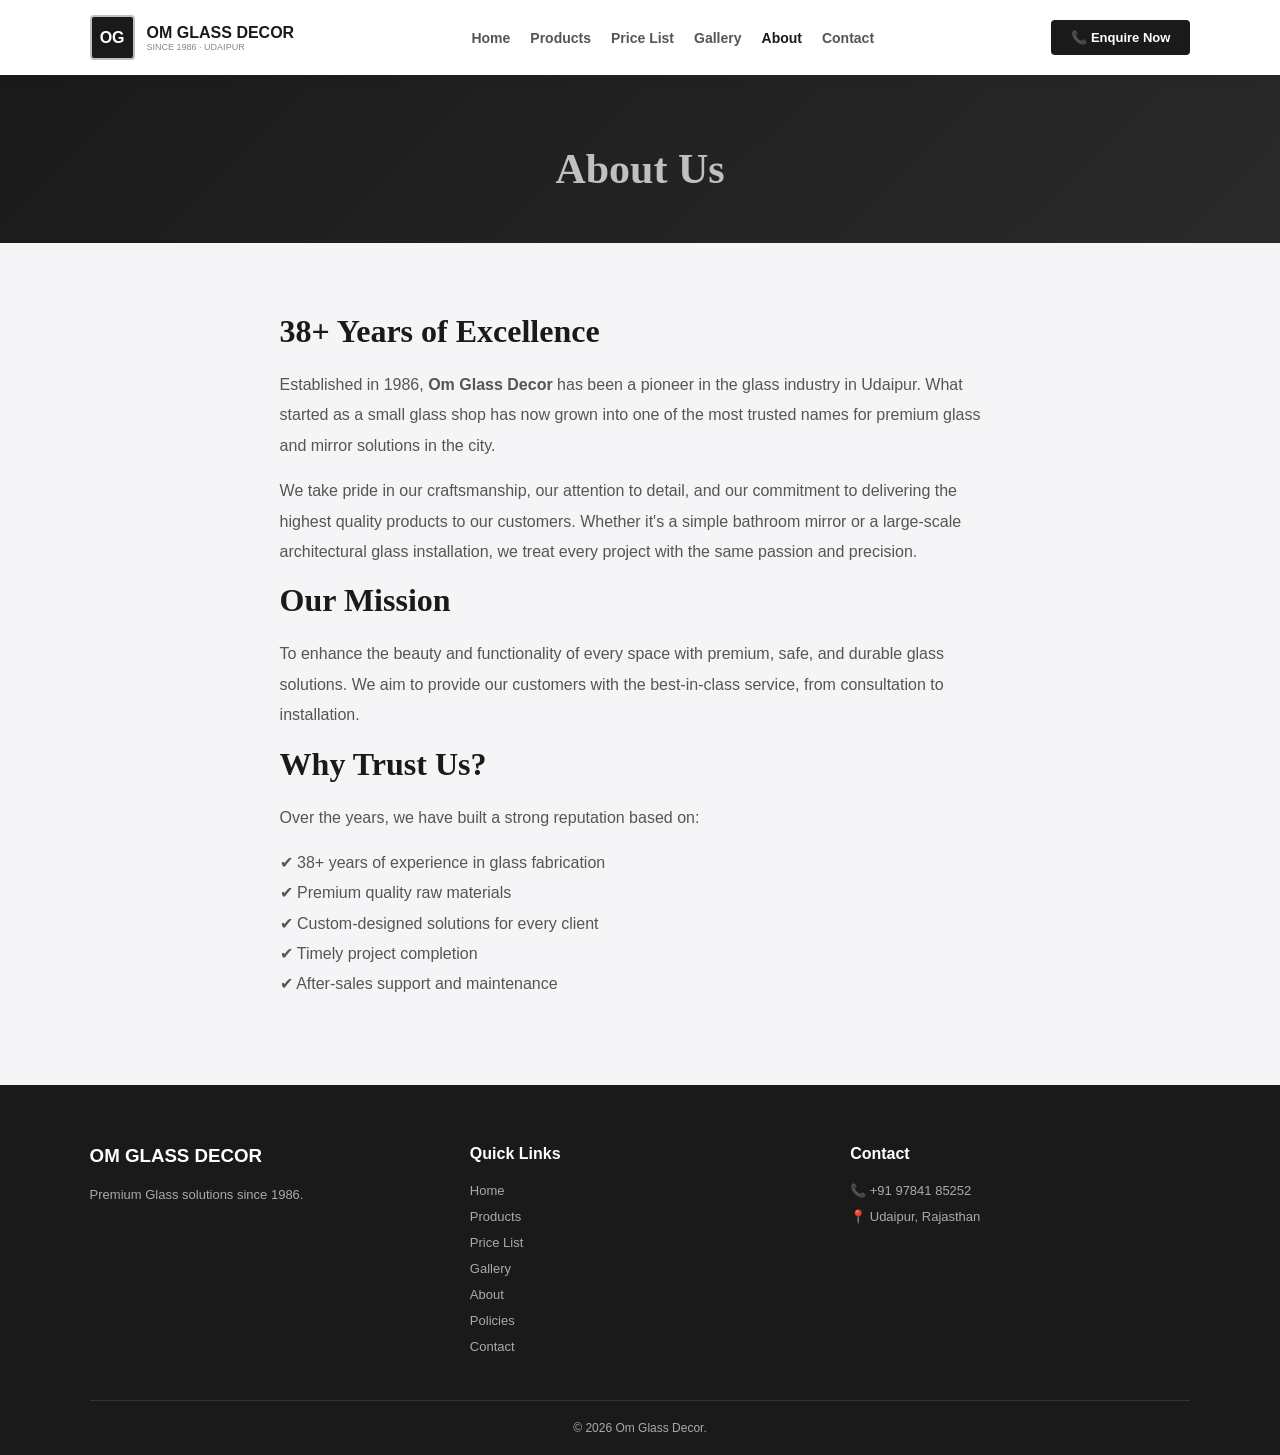
<file: about.html>
<!doctype html>
<html lang="en">
<head>
  <meta charset="UTF-8"><meta name="viewport" content="width=device-width, initial-scale=1">
  <title>About Us | Om Glass Decor</title>
  <link rel="icon" href="data:image/svg+xml,<svg xmlns='http://www.w3.org/2000/svg' viewBox='0 0 100 100'><rect width='100' height='100' fill='%231a1a1a'/><text x='50' y='68' font-size='40' font-family='Arial' fill='%23c0c0c0' text-anchor='middle' font-weight='bold'>OG</text></svg>">
  <style>
    :root { --bg-light: #f5f5f7; --text-dark: #1a1a1a; --muted: #888888; --accent: #c0c0c0; --whatsapp: #25D366; }
    * { box-sizing: border-box; margin: 0; padding: 0; }
    body { font-family: 'Segoe UI', sans-serif; background: var(--bg-light); color: var(--text-dark); }
    a { text-decoration: none; color: inherit; }
    .site-header { background: #fff; padding: 15px 7%; display: flex; align-items: center; justify-content: space-between; position: sticky; top: 0; z-index: 1000; box-shadow: 0 2px 15px rgba(0,0,0,0.05); }
    .brand { display: flex; align-items: center; gap: 12px; }
    .brand-mark { width: 45px; height: 45px; background: var(--text-dark); color: #fff; display: grid; place-items: center; font-weight: bold; border: 2px solid var(--accent); border-radius: 4px; }
    .brand strong { display: block; font-size: 16px; }
    .brand small { display: block; font-size: 9px; color: var(--muted); }
    .header-nav { display: flex; gap: 20px; }
    .header-nav a { font-size: 14px; font-weight: 600; color: #555; }
    .header-nav a.active { color: var(--text-dark); }
    .header-wa { background: var(--text-dark); color: #fff; padding: 10px 20px; border-radius: 4px; font-size: 13px; font-weight: bold; }
    .page-header { background: linear-gradient(135deg, #1a1a1a 0%, #2a2a2a 100%); color: #fff; padding: 70px 7% 50px; text-align: center; }
    .page-header h1 { font-family: 'Georgia', serif; font-size: 42px; color: var(--accent); }
    .content-wrap { max-width: 900px; margin: 0 auto; padding: 70px 7%; }
    .content-wrap h2 { font-family: 'Georgia', serif; font-size: 32px; margin-bottom: 20px; }
    .content-wrap p { font-size: 16px; color: #555; line-height: 1.9; margin-bottom: 15px; }
    .site-footer { background: var(--text-dark); color: #aaa; padding: 60px 7% 20px; }
    .footer-grid { display: grid; grid-template-columns: repeat(auto-fit, minmax(200px, 1fr)); gap: 40px; max-width: 1200px; margin: 0 auto 40px; }
    .footer-grid h3, .footer-grid h4 { color: #fff; margin-bottom: 15px; }
    .footer-grid p, .footer-grid a { font-size: 13px; line-height: 2; display: block; color: #aaa; }
    .footer-bottom { text-align: center; border-top: 1px solid #333; padding-top: 20px; font-size: 12px; }
    @media (max-width: 900px) { .header-nav { display: none; } }
  </style>
</head>
<body>

  <header class="site-header">
    <a href="index.html" class="brand"><span class="brand-mark">OG</span><span><strong>OM GLASS DECOR</strong><small>SINCE 1986 · UDAIPUR</small></span></a>
    <div class="header-nav"><a href="index.html">Home</a><a href="products.html">Products</a><a href="price-list.html">Price List</a><a href="gallery.html">Gallery</a><a href="about.html" class="active">About</a><a href="contact.html">Contact</a></div>
    <a href="https://wa.me/919784185252" target="_blank" class="header-wa">📞 Enquire Now</a>
  </header>

  <section class="page-header">
    <h1>About Us</h1>
  </section>

  <div class="content-wrap">
    <h2>38+ Years of Excellence</h2>
    <p>Established in 1986, <strong>Om Glass Decor</strong> has been a pioneer in the glass industry in Udaipur. What started as a small glass shop has now grown into one of the most trusted names for premium glass and mirror solutions in the city.</p>
    <p>We take pride in our craftsmanship, our attention to detail, and our commitment to delivering the highest quality products to our customers. Whether it's a simple bathroom mirror or a large-scale architectural glass installation, we treat every project with the same passion and precision.</p>
    <h2>Our Mission</h2>
    <p>To enhance the beauty and functionality of every space with premium, safe, and durable glass solutions. We aim to provide our customers with the best-in-class service, from consultation to installation.</p>
    <h2>Why Trust Us?</h2>
    <p>Over the years, we have built a strong reputation based on:</p>
    <p>✔ 38+ years of experience in glass fabrication<br>✔ Premium quality raw materials<br>✔ Custom-designed solutions for every client<br>✔ Timely project completion<br>✔ After-sales support and maintenance</p>
  </div>

  <footer class="site-footer">
    <div class="footer-grid">
      <div><h3>OM GLASS DECOR</h3><p>Premium Glass solutions since 1986.</p></div>
      <div><h4>Quick Links</h4><a href="index.html">Home</a><a href="products.html">Products</a><a href="price-list.html">Price List</a><a href="gallery.html">Gallery</a><a href="about.html">About</a><a href="policy.html">Policies</a><a href="contact.html">Contact</a></div>
      <div><h4>Contact</h4><a href="tel:+919784185252">📞 +91 97841 85252</a><p>📍 Udaipur, Rajasthan</p></div>
    </div>
    <div class="footer-bottom">© 2026 Om Glass Decor.</div>
  </footer>
</body>
</html>
</file>
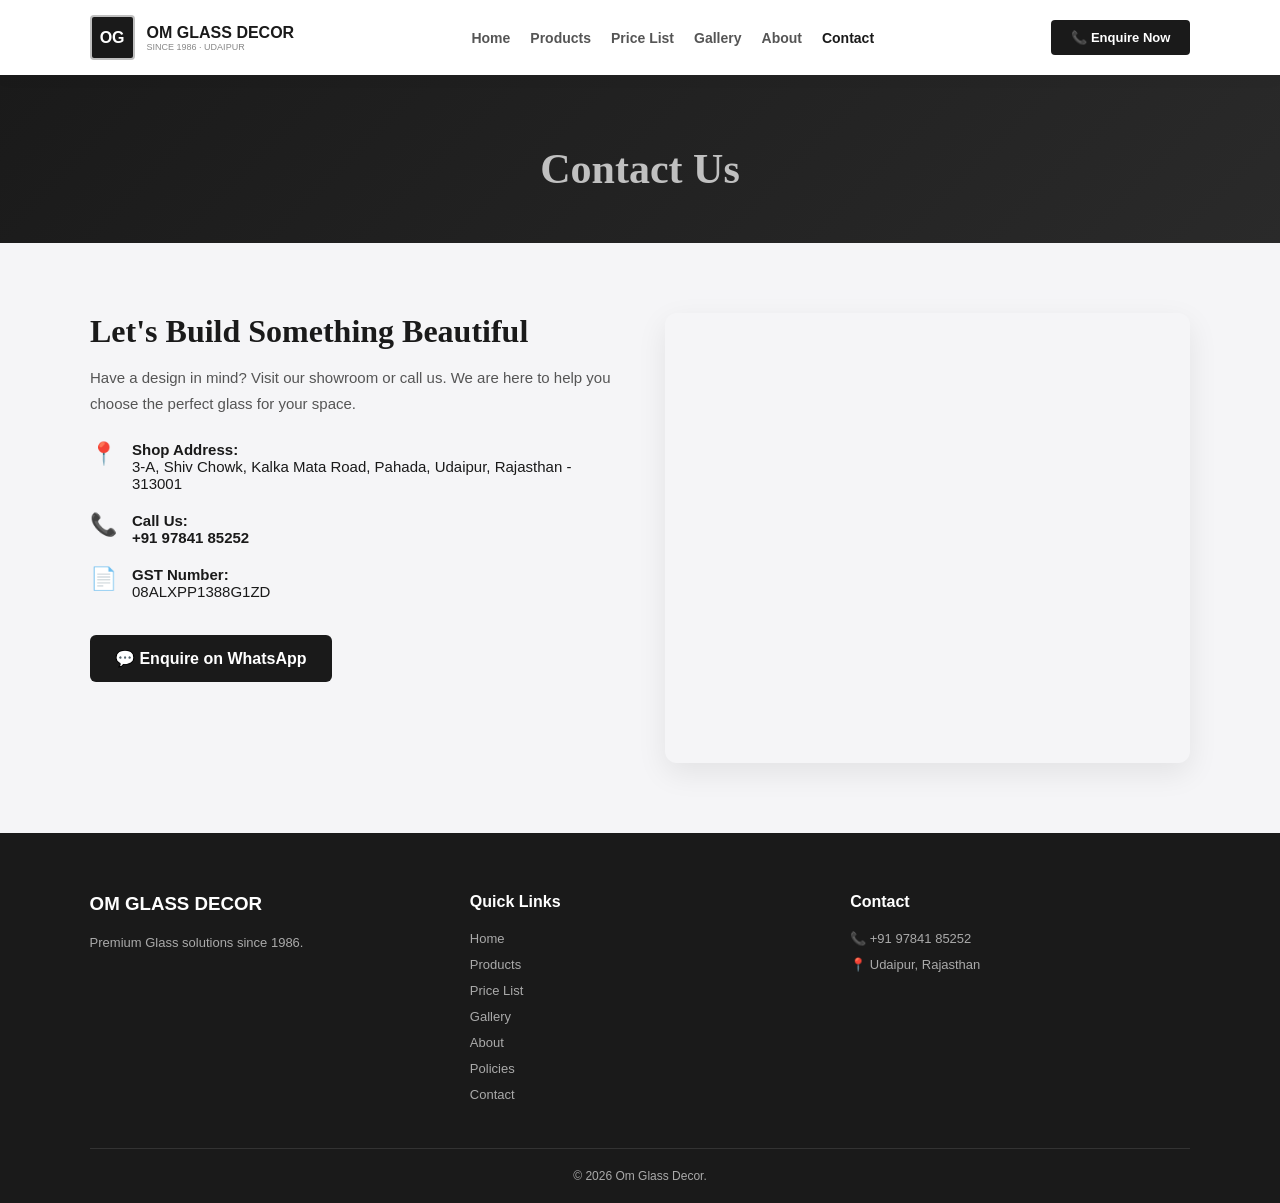
<file: contact.html>
<!doctype html>
<html lang="en">
<head>
  <meta charset="UTF-8"><meta name="viewport" content="width=device-width, initial-scale=1">
  <title>Contact Us | Om Glass Decor</title>
  <link rel="icon" href="data:image/svg+xml,<svg xmlns='http://www.w3.org/2000/svg' viewBox='0 0 100 100'><rect width='100' height='100' fill='%231a1a1a'/><text x='50' y='68' font-size='40' font-family='Arial' fill='%23c0c0c0' text-anchor='middle' font-weight='bold'>OG</text></svg>">
  <style>
    :root { --bg-light: #f5f5f7; --text-dark: #1a1a1a; --muted: #888888; --accent: #c0c0c0; --whatsapp: #25D366; }
    * { box-sizing: border-box; margin: 0; padding: 0; }
    body { font-family: 'Segoe UI', sans-serif; background: var(--bg-light); color: var(--text-dark); }
    a { text-decoration: none; color: inherit; }
    .site-header { background: #fff; padding: 15px 7%; display: flex; align-items: center; justify-content: space-between; position: sticky; top: 0; z-index: 1000; box-shadow: 0 2px 15px rgba(0,0,0,0.05); }
    .brand { display: flex; align-items: center; gap: 12px; }
    .brand-mark { width: 45px; height: 45px; background: var(--text-dark); color: #fff; display: grid; place-items: center; font-weight: bold; border: 2px solid var(--accent); border-radius: 4px; }
    .brand strong { display: block; font-size: 16px; }
    .brand small { display: block; font-size: 9px; color: var(--muted); }
    .header-nav { display: flex; gap: 20px; }
    .header-nav a { font-size: 14px; font-weight: 600; color: #555; }
    .header-nav a.active { color: var(--text-dark); }
    .header-wa { background: var(--text-dark); color: #fff; padding: 10px 20px; border-radius: 4px; font-size: 13px; font-weight: bold; }
    .page-header { background: linear-gradient(135deg, #1a1a1a 0%, #2a2a2a 100%); color: #fff; padding: 70px 7% 50px; text-align: center; }
    .page-header h1 { font-family: 'Georgia', serif; font-size: 42px; color: var(--accent); }
    .contact-section { padding: 70px 7%; }
    .contact-grid { display: grid; grid-template-columns: 1fr 1fr; gap: 50px; max-width: 1100px; margin: 0 auto; align-items: start; }
    .contact-info h2 { font-family: 'Georgia', serif; font-size: 32px; margin-bottom: 15px; }
    .contact-info p { font-size: 15px; color: #555; line-height: 1.7; margin-bottom: 25px; }
    .contact-detail { display: flex; gap: 15px; margin-bottom: 20px; font-size: 15px; }
    .contact-detail span { font-size: 22px; }
    .contact-detail a { font-weight: bold; }
    .contact-map { height: 450px; border-radius: 12px; overflow: hidden; box-shadow: 0 10px 30px rgba(0,0,0,0.08); }
    .contact-map iframe { width: 100%; height: 100%; border: 0; }
    .site-footer { background: var(--text-dark); color: #aaa; padding: 60px 7% 20px; }
    .footer-grid { display: grid; grid-template-columns: repeat(auto-fit, minmax(200px, 1fr)); gap: 40px; max-width: 1200px; margin: 0 auto 40px; }
    .footer-grid h3, .footer-grid h4 { color: #fff; margin-bottom: 15px; }
    .footer-grid p, .footer-grid a { font-size: 13px; line-height: 2; display: block; color: #aaa; }
    .footer-bottom { text-align: center; border-top: 1px solid #333; padding-top: 20px; font-size: 12px; }
    @media (max-width: 900px) { .header-nav { display: none; } .contact-grid { grid-template-columns: 1fr; } }
  </style>
</head>
<body>

  <header class="site-header">
    <a href="index.html" class="brand"><span class="brand-mark">OG</span><span><strong>OM GLASS DECOR</strong><small>SINCE 1986 · UDAIPUR</small></span></a>
    <div class="header-nav"><a href="index.html">Home</a><a href="products.html">Products</a><a href="price-list.html">Price List</a><a href="gallery.html">Gallery</a><a href="about.html">About</a><a href="contact.html" class="active">Contact</a></div>
    <a href="https://wa.me/919784185252" target="_blank" class="header-wa">📞 Enquire Now</a>
  </header>

  <section class="page-header">
    <h1>Contact Us</h1>
  </section>

  <section class="contact-section">
    <div class="contact-grid">
      <div class="contact-info">
        <h2>Let's Build Something Beautiful</h2>
        <p>Have a design in mind? Visit our showroom or call us. We are here to help you choose the perfect glass for your space.</p>
        <div class="contact-detail"><span>📍</span><div><strong>Shop Address:</strong><br>3-A, Shiv Chowk, Kalka Mata Road, Pahada, Udaipur, Rajasthan - 313001</div></div>
        <div class="contact-detail"><span>📞</span><div><strong>Call Us:</strong><br><a href="tel:+919784185252">+91 97841 85252</a></div></div>
        <div class="contact-detail"><span>📄</span><div><strong>GST Number:</strong><br>08ALXPP1388G1ZD</div></div>
        <a href="https://wa.me/919784185252" target="_blank" style="display: inline-block; background: #1a1a1a; color: #fff; padding: 14px 25px; border-radius: 6px; font-weight: bold; margin-top: 15px;">💬 Enquire on WhatsApp</a>
      </div>
      <div class="contact-map">
        <iframe src="https://www.google.com/maps/embed?pb=!1m18!1m12!1m3!1d14527.084046072266!2d73.6892746!3d24.5888725!2m3!1f0!2f0!3f0!3m2!1i1024!2i768!4f13.1!3m3!1m2!1s0x3967e56e8dbf2f21%3A0x2c4b6c8985e8b3d7!2sPahada%2C%20Udaipur%2C%20Rajasthan!5e0!3m2!1sen!2sin!4v1700000000000!5m2!1sen!2sin" allowfullscreen="" loading="lazy"></iframe>
      </div>
    </div>
  </section>

  <footer class="site-footer">
    <div class="footer-grid">
      <div><h3>OM GLASS DECOR</h3><p>Premium Glass solutions since 1986.</p></div>
      <div><h4>Quick Links</h4><a href="index.html">Home</a><a href="products.html">Products</a><a href="price-list.html">Price List</a><a href="gallery.html">Gallery</a><a href="about.html">About</a><a href="policy.html">Policies</a><a href="contact.html">Contact</a></div>
      <div><h4>Contact</h4><a href="tel:+919784185252">📞 +91 97841 85252</a><p>📍 Udaipur, Rajasthan</p></div>
    </div>
    <div class="footer-bottom">© 2026 Om Glass Decor.</div>
  </footer>
</body>
</html>
</file>
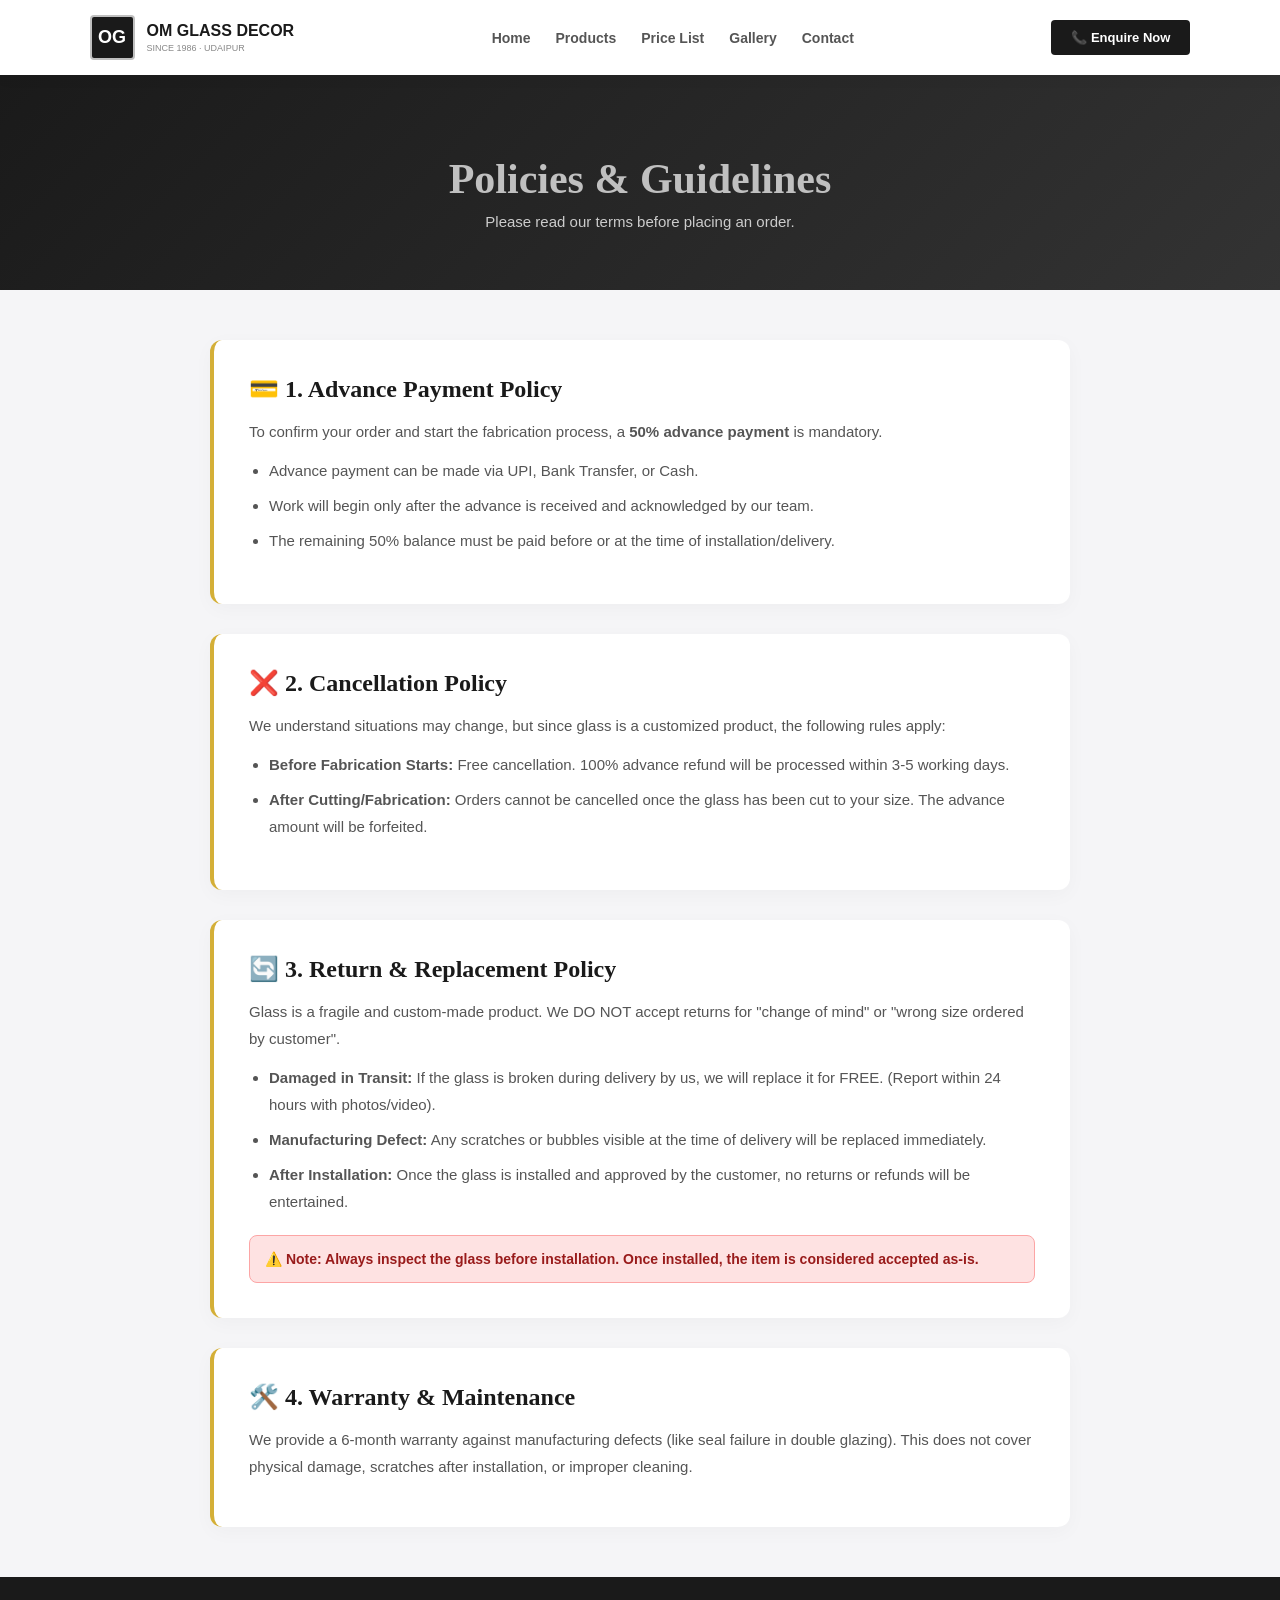
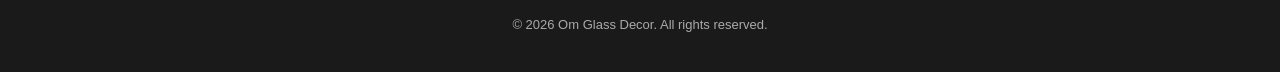
<file: policy.html>
<!doctype html>
<html lang="en">
<head>
  <meta charset="UTF-8">
  <meta name="viewport" content="width=device-width, initial-scale=1">
  <title>Policies & Terms | Om Glass Decor</title>
  <link rel="icon" href="data:image/svg+xml,<svg xmlns='http://www.w3.org/2000/svg' viewBox='0 0 100 100'><rect width='100' height='100' fill='%231a1a1a'/><text x='50' y='68' font-size='40' font-family='Arial' fill='%23c0c0c0' text-anchor='middle' font-weight='bold'>OG</text></svg>">
  <style>
    /* Same base styles */
    :root { --bg-light: #f5f5f7; --text-dark: #1a1a1a; --muted: #888888; --accent: #c0c0c0; --gold: #d4af37; --whatsapp: #25D366; }
    * { box-sizing: border-box; margin: 0; padding: 0; }
    body { font-family: 'Segoe UI', Tahoma, Geneva, Verdana, sans-serif; background: var(--bg-light); color: var(--text-dark); }
    a { text-decoration: none; color: inherit; }

    .site-header { background: #fff; padding: 15px 7%; display: flex; align-items: center; justify-content: space-between; position: sticky; top: 0; z-index: 1000; box-shadow: 0 2px 15px rgba(0,0,0,0.05); }
    .brand { display: flex; align-items: center; gap: 12px; }
    .brand-mark { width: 45px; height: 45px; background: var(--text-dark); color: #fff; display: grid; place-items: center; font-weight: bold; font-size: 18px; border: 2px solid var(--accent); border-radius: 4px; }
    .brand strong { display: block; font-size: 16px; color: var(--text-dark); }
    .brand small { display: block; font-size: 9px; color: var(--muted); margin-top: 3px; }
    .header-nav { display: flex; gap: 25px; }
    .header-nav a { font-size: 14px; font-weight: 600; color: #555; }
    .header-nav a:hover, .header-nav a.active { color: var(--text-dark); }
    .header-wa { background: var(--text-dark); color: #fff; padding: 10px 20px; border-radius: 4px; font-size: 13px; font-weight: bold; }

    .page-header { background: linear-gradient(135deg, #1a1a1a 0%, #333 100%); color: #fff; padding: 80px 7% 60px; text-align: center; }
    .page-header h1 { font-family: 'Georgia', serif; font-size: 42px; color: var(--accent); margin-bottom: 10px; }
    .page-header p { color: #ccc; font-size: 15px; }

    .content-container { max-width: 900px; margin: 50px auto; padding: 0 20px; }
    .policy-card { background: #fff; border-radius: 12px; padding: 35px; box-shadow: 0 5px 20px rgba(0,0,0,0.03); margin-bottom: 30px; border-left: 4px solid var(--gold); }
    .policy-card h2 { font-family: 'Georgia', serif; font-size: 24px; color: var(--text-dark); margin-bottom: 15px; }
    .policy-card p { font-size: 15px; color: #555; line-height: 1.8; margin-bottom: 12px; }
    .policy-card ul { padding-left: 20px; margin-bottom: 15px; }
    .policy-card li { font-size: 15px; color: #555; line-height: 1.8; margin-bottom: 8px; }

    .alert-box { background: #fee2e2; border: 1px solid #fca5a5; padding: 15px; border-radius: 8px; color: #991b1b; font-size: 14px; font-weight: bold; margin-top: 20px; }
    
    @media (max-width: 768px) { .header-nav { display: none; } .page-header h1 { font-size: 32px; } .policy-card { padding: 25px; } }
  </style>
</head>
<body>

  <header class="site-header">
    <a href="index.html" class="brand">
      <span class="brand-mark">OG</span>
      <span><strong>OM GLASS DECOR</strong><small>SINCE 1986 · UDAIPUR</small></span>
    </a>
    <div class="header-nav">
      <a href="index.html">Home</a>
      <a href="products.html">Products</a>
      <a href="price-list.html">Price List</a>
      <a href="gallery.html">Gallery</a>
      <a href="contact.html">Contact</a>
    </div>
    <a href="https://wa.me/919784185252?text=Hello%20Om%20Glass%20Decor" target="_blank" class="header-wa">📞 Enquire Now</a>
  </header>

  <section class="page-header">
    <h1>Policies & Guidelines</h1>
    <p>Please read our terms before placing an order.</p>
  </section>

  <div class="content-container">
    
    <div class="policy-card">
      <h2>💳 1. Advance Payment Policy</h2>
      <p>To confirm your order and start the fabrication process, a <strong>50% advance payment</strong> is mandatory.</p>
      <ul>
        <li>Advance payment can be made via UPI, Bank Transfer, or Cash.</li>
        <li>Work will begin only after the advance is received and acknowledged by our team.</li>
        <li>The remaining 50% balance must be paid before or at the time of installation/delivery.</li>
      </ul>
    </div>

    <div class="policy-card">
      <h2>❌ 2. Cancellation Policy</h2>
      <p>We understand situations may change, but since glass is a customized product, the following rules apply:</p>
      <ul>
        <li><strong>Before Fabrication Starts:</strong> Free cancellation. 100% advance refund will be processed within 3-5 working days.</li>
        <li><strong>After Cutting/Fabrication:</strong> Orders cannot be cancelled once the glass has been cut to your size. The advance amount will be forfeited.</li>
      </ul>
    </div>

    <div class="policy-card">
      <h2>🔄 3. Return & Replacement Policy</h2>
      <p>Glass is a fragile and custom-made product. We DO NOT accept returns for "change of mind" or "wrong size ordered by customer".</p>
      <ul>
        <li><strong>Damaged in Transit:</strong> If the glass is broken during delivery by us, we will replace it for FREE. (Report within 24 hours with photos/video).</li>
        <li><strong>Manufacturing Defect:</strong> Any scratches or bubbles visible at the time of delivery will be replaced immediately.</li>
        <li><strong>After Installation:</strong> Once the glass is installed and approved by the customer, no returns or refunds will be entertained.</li>
      </ul>
      <div class="alert-box">
        ⚠️ Note: Always inspect the glass before installation. Once installed, the item is considered accepted as-is.
      </div>
    </div>

    <div class="policy-card">
      <h2>🛠️ 4. Warranty & Maintenance</h2>
      <p>We provide a 6-month warranty against manufacturing defects (like seal failure in double glazing). This does not cover physical damage, scratches after installation, or improper cleaning.</p>
    </div>

  </div>

  <footer style="background: #1a1a1a; color: #aaa; padding: 40px 7%; text-align: center; font-size: 13px;">
    <p>© 2026 Om Glass Decor. All rights reserved.</p>
  </footer>
</body>
</html>
</file>
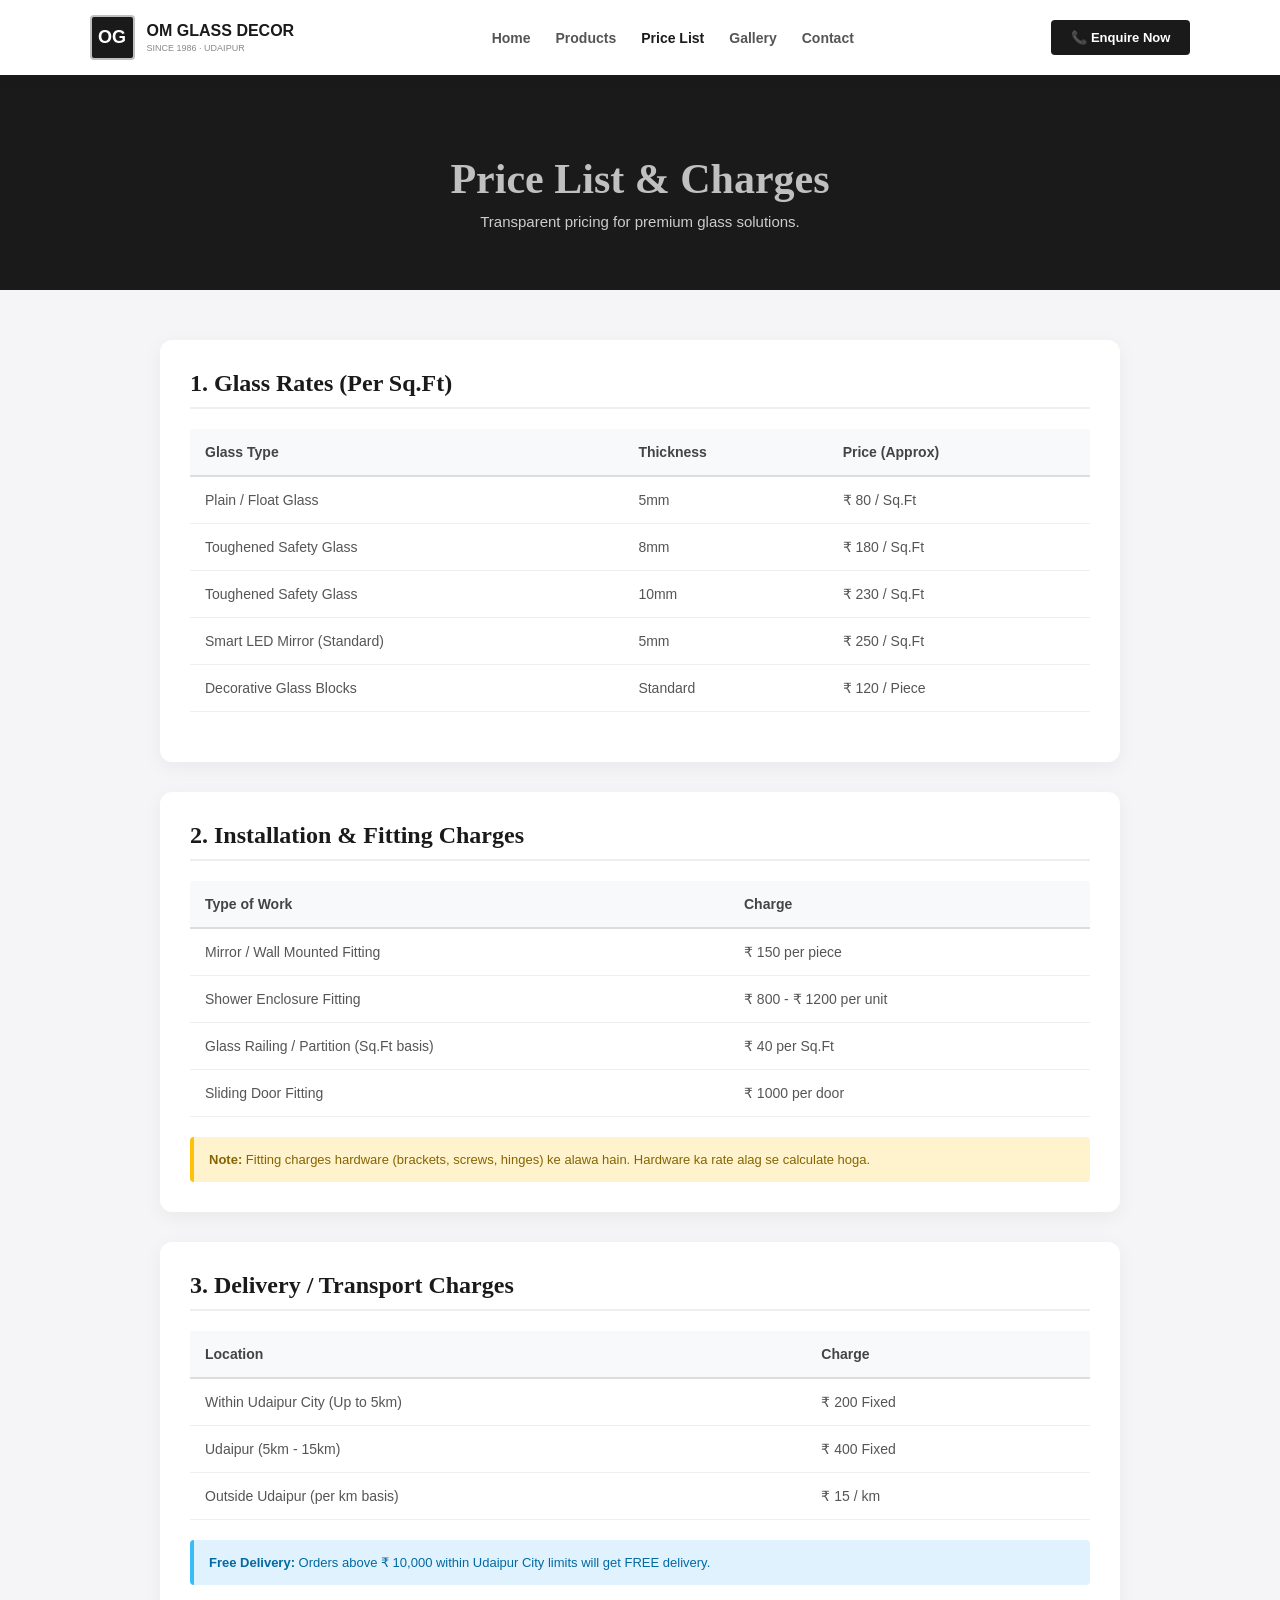
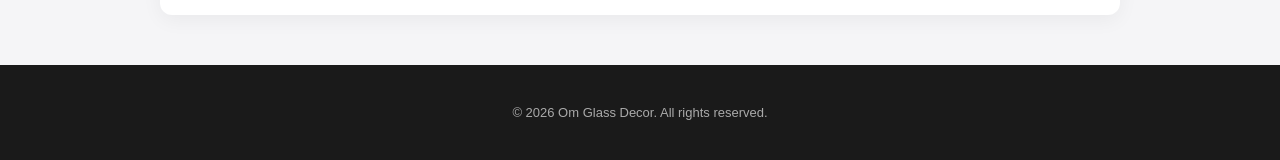
<file: price-list.html>
<!doctype html>
<html lang="en">
<head>
  <meta charset="UTF-8">
  <meta name="viewport" content="width=device-width, initial-scale=1">
  <title>Price List & Rates | Om Glass Decor</title>
  <link rel="icon" href="data:image/svg+xml,<svg xmlns='http://www.w3.org/2000/svg' viewBox='0 0 100 100'><rect width='100' height='100' fill='%231a1a1a'/><text x='50' y='68' font-size='40' font-family='Arial' fill='%23c0c0c0' text-anchor='middle' font-weight='bold'>OG</text></svg>">
  <style>
    /* Same base styles as other pages */
    :root { --bg-light: #f5f5f7; --text-dark: #1a1a1a; --muted: #888888; --accent: #c0c0c0; --gold: #d4af37; --whatsapp: #25D366; --border: #e5e7eb; }
    * { box-sizing: border-box; margin: 0; padding: 0; }
    body { font-family: 'Segoe UI', Tahoma, Geneva, Verdana, sans-serif; background: var(--bg-light); color: var(--text-dark); }
    a { text-decoration: none; color: inherit; }

    .site-header { background: #fff; padding: 15px 7%; display: flex; align-items: center; justify-content: space-between; position: sticky; top: 0; z-index: 1000; box-shadow: 0 2px 15px rgba(0,0,0,0.05); }
    .brand { display: flex; align-items: center; gap: 12px; }
    .brand-mark { width: 45px; height: 45px; background: var(--text-dark); color: #fff; display: grid; place-items: center; font-weight: bold; font-size: 18px; border: 2px solid var(--accent); border-radius: 4px; }
    .brand strong { display: block; font-size: 16px; color: var(--text-dark); }
    .brand small { display: block; font-size: 9px; color: var(--muted); margin-top: 3px; }
    .header-nav { display: flex; gap: 25px; }
    .header-nav a { font-size: 14px; font-weight: 600; color: #555; }
    .header-nav a:hover, .header-nav a.active { color: var(--text-dark); }
    .header-wa { background: var(--text-dark); color: #fff; padding: 10px 20px; border-radius: 4px; font-size: 13px; font-weight: bold; }

    .page-header { background: #1a1a1a; color: #fff; padding: 80px 7% 60px; text-align: center; }
    .page-header h1 { font-family: 'Georgia', serif; font-size: 42px; color: var(--accent); margin-bottom: 10px; }
    .page-header p { color: #ccc; font-size: 15px; }

    .content-container { max-width: 1000px; margin: 50px auto; padding: 0 20px; }
    .policy-box { background: #fff; border-radius: 12px; padding: 30px; box-shadow: 0 5px 20px rgba(0,0,0,0.05); margin-bottom: 30px; }
    .policy-box h2 { font-family: 'Georgia', serif; font-size: 24px; color: var(--text-dark); margin-bottom: 20px; border-bottom: 2px solid #eee; padding-bottom: 10px; }
    
    table { width: 100%; border-collapse: collapse; margin-bottom: 20px; }
    th { background: #f8f9fa; padding: 15px; text-align: left; font-size: 14px; color: #444; border-bottom: 2px solid #ddd; }
    td { padding: 15px; border-bottom: 1px solid #eee; font-size: 14px; color: #555; }
    tr:hover { background: #fcfcfc; }
    .highlight { color: var(--gold); font-weight: bold; }

    .note-box { background: #fff3cd; border-left: 4px solid #ffc107; padding: 15px; border-radius: 4px; margin-top: 20px; font-size: 13px; color: #856404; }
    
    @media (max-width: 768px) { .header-nav { display: none; } .page-header h1 { font-size: 32px; } }
  </style>
</head>
<body>

  <header class="site-header">
    <a href="index.html" class="brand">
      <span class="brand-mark">OG</span>
      <span><strong>OM GLASS DECOR</strong><small>SINCE 1986 · UDAIPUR</small></span>
    </a>
    <div class="header-nav">
      <a href="index.html">Home</a>
      <a href="products.html">Products</a>
      <a href="price-list.html" class="active">Price List</a>
      <a href="gallery.html">Gallery</a>
      <a href="contact.html">Contact</a>
    </div>
    <a href="https://wa.me/919784185252?text=Hello%20Om%20Glass%20Decor" target="_blank" class="header-wa">📞 Enquire Now</a>
  </header>

  <section class="page-header">
    <h1>Price List & Charges</h1>
    <p>Transparent pricing for premium glass solutions.</p>
  </section>

  <div class="content-container">
    
    <div class="policy-box">
      <h2>1. Glass Rates (Per Sq.Ft)</h2>
      <table>
        <tr><th>Glass Type</th><th>Thickness</th><th>Price (Approx)</th></tr>
        <tr><td>Plain / Float Glass</td><td>5mm</td><td>₹ 80 / Sq.Ft</td></tr>
        <tr><td>Toughened Safety Glass</td><td>8mm</td><td>₹ 180 / Sq.Ft</td></tr>
        <tr><td>Toughened Safety Glass</td><td>10mm</td><td>₹ 230 / Sq.Ft</td></tr>
        <tr><td>Smart LED Mirror (Standard)</td><td>5mm</td><td>₹ 250 / Sq.Ft</td></tr>
        <tr><td>Decorative Glass Blocks</td><td>Standard</td><td>₹ 120 / Piece</td></tr>
      </table>
    </div>

    <div class="policy-box">
      <h2>2. Installation & Fitting Charges</h2>
      <table>
        <tr><th>Type of Work</th><th>Charge</th></tr>
        <tr><td>Mirror / Wall Mounted Fitting</td><td>₹ 150 per piece</td></tr>
        <tr><td>Shower Enclosure Fitting</td><td>₹ 800 - ₹ 1200 per unit</td></tr>
        <tr><td>Glass Railing / Partition (Sq.Ft basis)</td><td>₹ 40 per Sq.Ft</td></tr>
        <tr><td>Sliding Door Fitting</td><td>₹ 1000 per door</td></tr>
      </table>
      <div class="note-box">
        <strong>Note:</strong> Fitting charges hardware (brackets, screws, hinges) ke alawa hain. Hardware ka rate alag se calculate hoga.
      </div>
    </div>

    <div class="policy-box">
      <h2>3. Delivery / Transport Charges</h2>
      <table>
        <tr><th>Location</th><th>Charge</th></tr>
        <tr><td>Within Udaipur City (Up to 5km)</td><td>₹ 200 Fixed</td></tr>
        <tr><td>Udaipur (5km - 15km)</td><td>₹ 400 Fixed</td></tr>
        <tr><td>Outside Udaipur (per km basis)</td><td>₹ 15 / km</td></tr>
      </table>
      <div class="note-box" style="background: #e0f2fe; border-color: #38bdf8; color: #0369a1;">
        <strong>Free Delivery:</strong> Orders above ₹ 10,000 within Udaipur City limits will get FREE delivery.
      </div>
    </div>

  </div>

  <footer style="background: #1a1a1a; color: #aaa; padding: 40px 7%; text-align: center; font-size: 13px;">
    <p>© 2026 Om Glass Decor. All rights reserved.</p>
  </footer>
</body>
</html>
</file>
